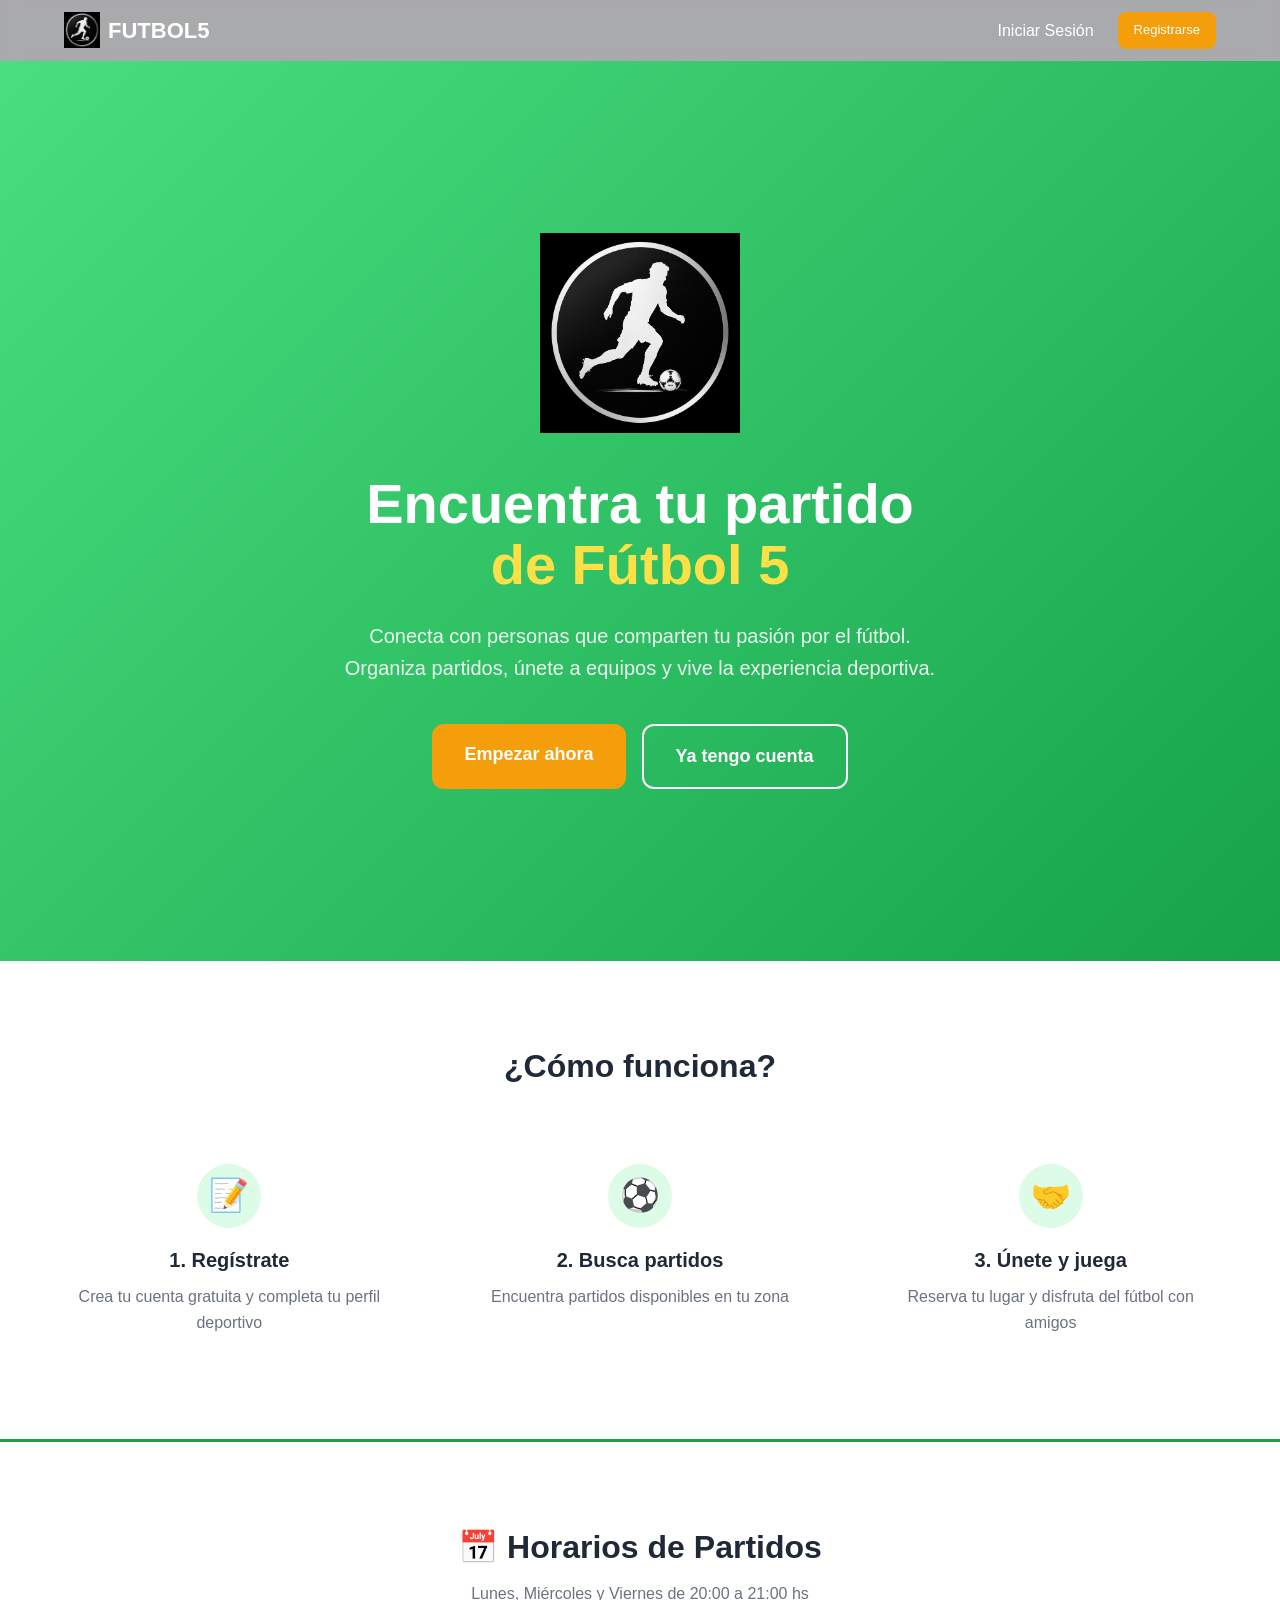
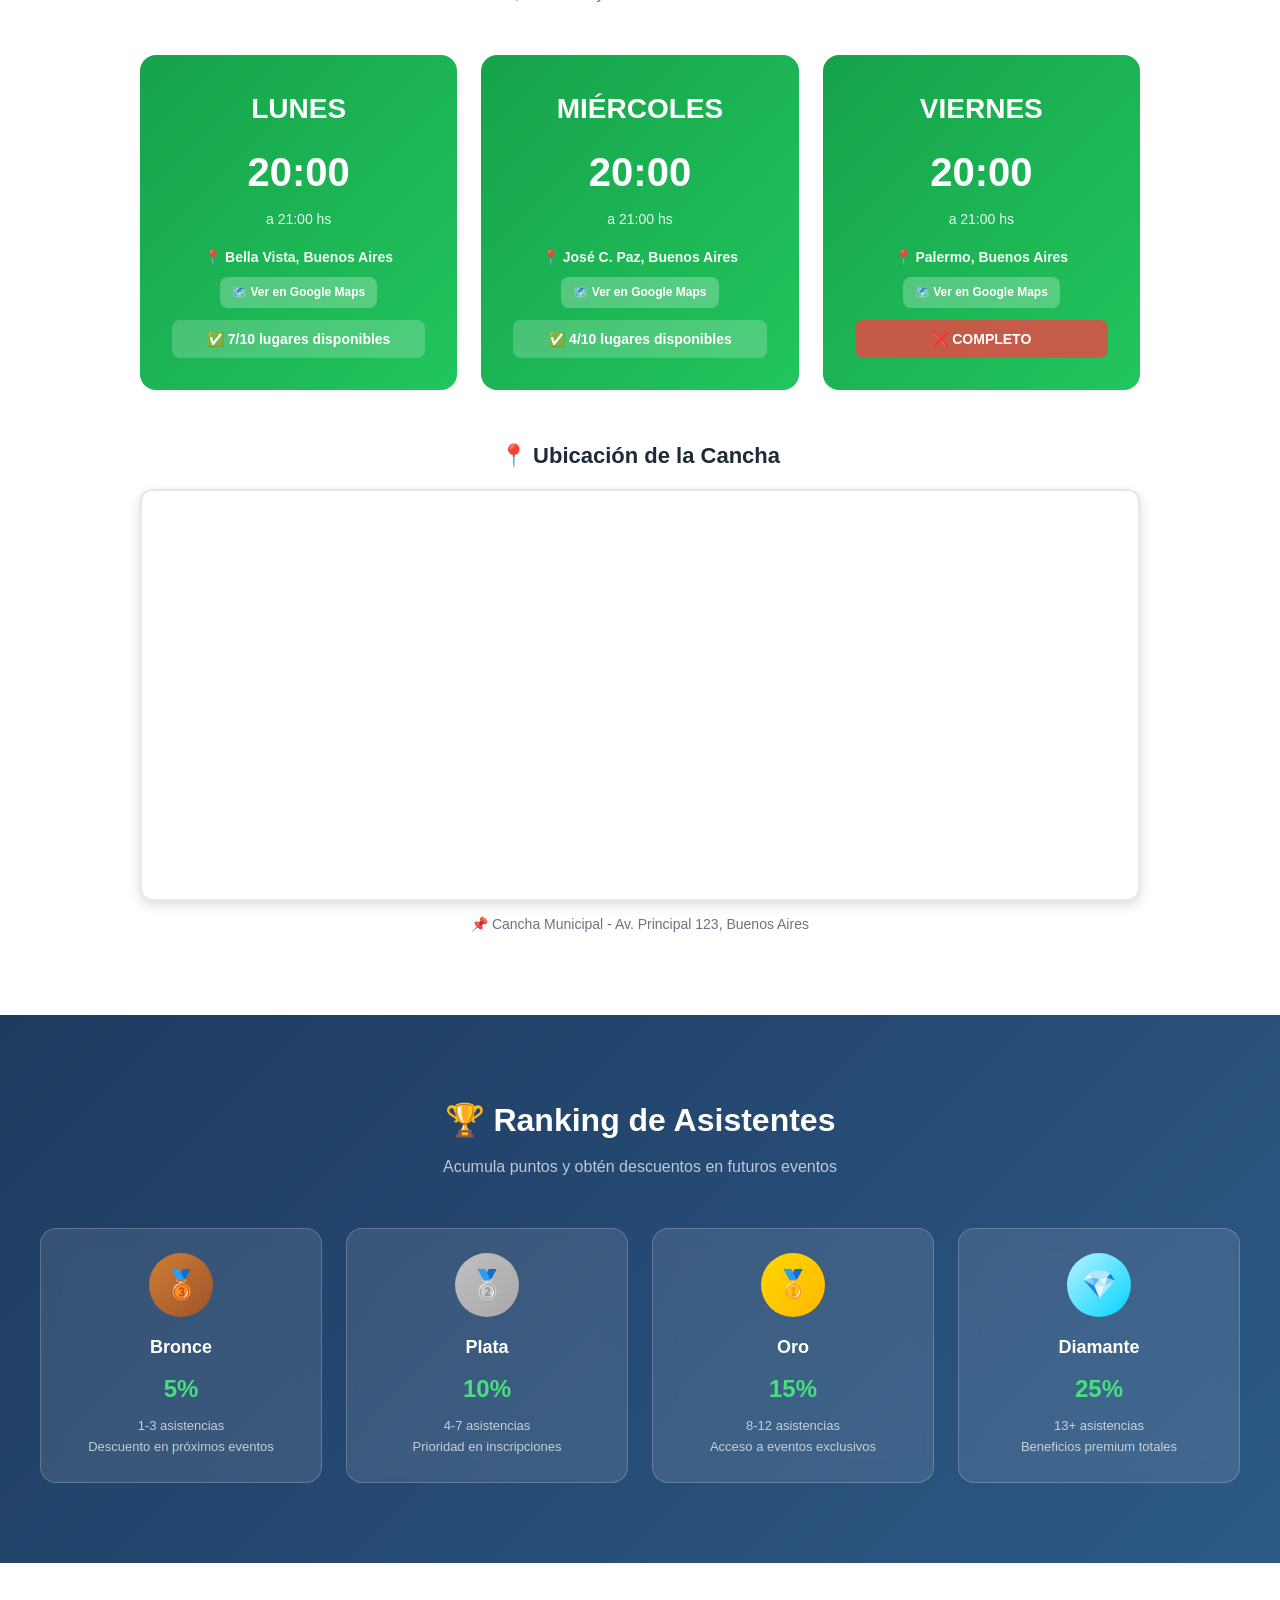
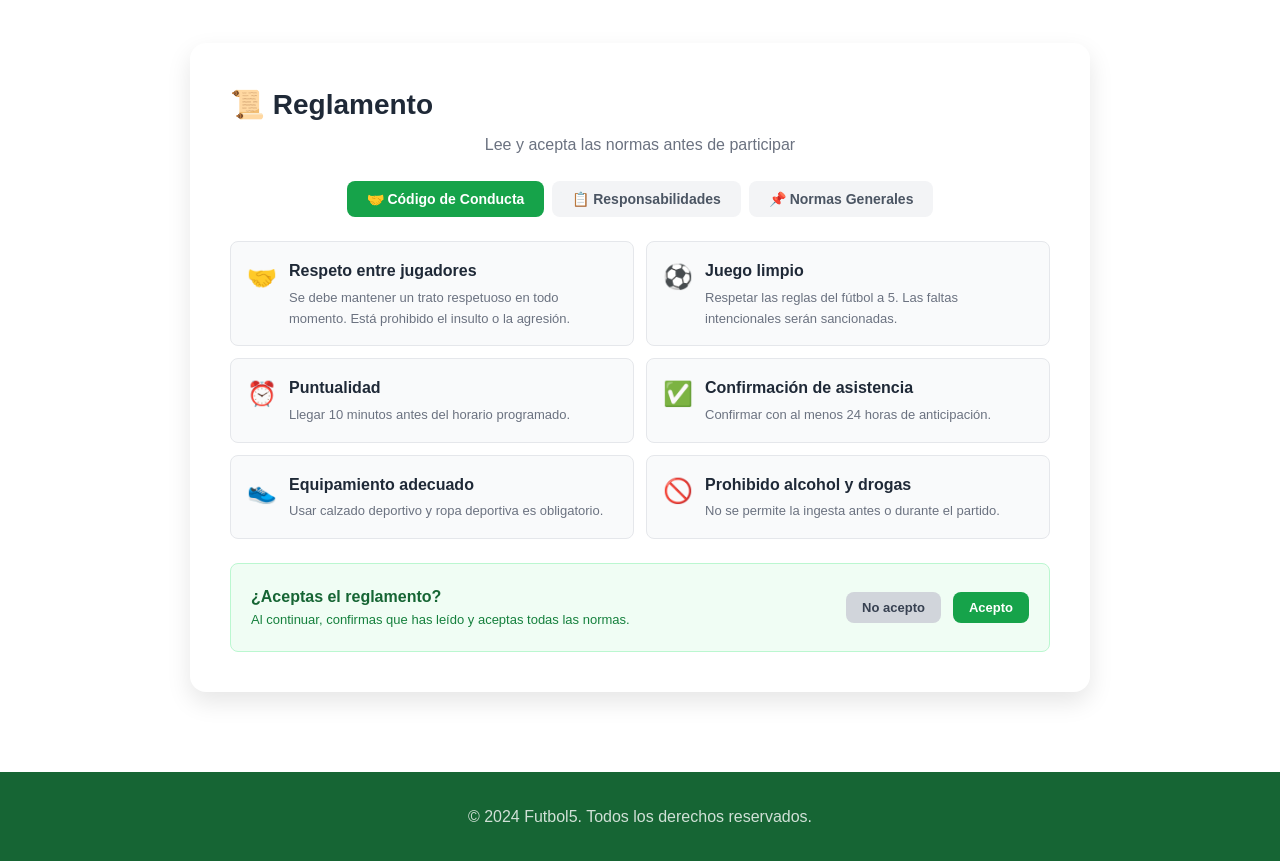
<file: index.html>
<!DOCTYPE html>
<html lang="es">
<head>
    <meta charset="UTF-8">
    <meta name="viewport" content="width=device-width, initial-scale=1.0">
    <link rel="icon" href="img/logo.png">
    <title>Futbol5 - Encuentra tu partido</title>
    <link rel="stylesheet" href="css/styles.css">
</head>
<body>

<!-- NAVBAR HOME -->
<nav class="navbar navbar-home">
    <div class="container">
        <a href="index.html" class="navbar-brand">
            <img src="img/logo-futbol.png" alt="Futbol5">
            <span>FUTBOL5</span>
        </a>
        <div class="navbar-nav">
            <a href="pages/login.html">Iniciar Sesión</a>
            <a href="pages/register.html" class="btn btn-secondary btn-sm">Registrarse</a>
        </div>
    </div>
</nav>

<!-- HERO -->
<section class="hero">
    <div class="hero-content">
        <div>
            <img src="img/logo-futbol.png" alt="Futbol5 Logo">
            <h1>Encuentra tu partido<br><span>de Fútbol 5</span></h1>
            <p>Conecta con personas que comparten tu pasión por el fútbol. Organiza partidos, únete a equipos y vive la experiencia deportiva.</p>
            <div class="hero-btns">
                <a href="pages/register.html" class="btn btn-secondary btn-lg">Empezar ahora</a>
                <a href="pages/login.html" class="btn btn-outline btn-lg">Ya tengo cuenta</a>
            </div>
        </div>
    </div>
</section>

<!-- FEATURES -->
<section class="features">
    <h2>¿Cómo funciona?</h2>
    <div class="features-grid">
        <div class="feature-card">
            <div class="feature-icon">📝</div>
            <h3>1. Regístrate</h3>
            <p>Crea tu cuenta gratuita y completa tu perfil deportivo</p>
        </div>
        <div class="feature-card">
            <div class="feature-icon">⚽</div>
            <h3>2. Busca partidos</h3>
            <p>Encuentra partidos disponibles en tu zona</p>
        </div>
        <div class="feature-card">
            <div class="feature-icon">🤝</div>
            <h3>3. Únete y juega</h3>
            <p>Reserva tu lugar y disfruta del fútbol con amigos</p>
        </div>
    </div>
</section>

<!-- SCHEDULE -->
<section class="schedule">
    <h2>📅 Horarios de Partidos</h2>
    <p class="subtitle">Lunes, Miércoles y Viernes de 20:00 a 21:00 hs</p>
    <div class="schedule-grid">
        <div class="schedule-card">
            <div class="day">LUNES</div>
            <div class="time">20:00</div>
            <div class="time-sub">a 21:00 hs</div>
            <div class="city">📍 Bella Vista, Buenos Aires</div>
            <a href="https://www.google.com/maps/search/?api=1&query=Cancha+Futbol5+Bella+Vista+Buenos+Aires" target="_blank" class="map-link">🗺️ Ver en Google Maps</a>
            <div class="spots">✅ 7/10 lugares disponibles</div>
        </div>
        <div class="schedule-card">
            <div class="day">MIÉRCOLES</div>
            <div class="time">20:00</div>
            <div class="time-sub">a 21:00 hs</div>
            <div class="city">📍 José C. Paz, Buenos Aires</div>
            <a href="https://www.google.com/maps/search/?api=1&query=Cancha+Futbol5+Jose+C+Paz+Buenos+Aires" target="_blank" class="map-link">🗺️ Ver en Google Maps</a>
            <div class="spots">✅ 4/10 lugares disponibles</div>
        </div>
        <div class="schedule-card">
            <div class="day">VIERNES</div>
            <div class="time">20:00</div>
            <div class="time-sub">a 21:00 hs</div>
            <div class="city">📍 Palermo, Buenos Aires</div>
            <a href="https://www.google.com/maps/search/?api=1&query=Cancha+Futbol5+Palermo+Buenos+Aires" target="_blank" class="map-link">🗺️ Ver en Google Maps</a>
            <div class="spots full">❌ COMPLETO</div>
        </div>
    </div>

    <!-- MAPA -->
    <div style="max-width:1000px; margin:48px auto 0;">
        <h3 style="text-align:center; font-size:22px; font-weight:700; color:var(--gray-800); margin-bottom:16px;">📍 Ubicación de la Cancha</h3>
        <div style="border-radius:12px; overflow:hidden; box-shadow:0 4px 12px rgba(0,0,0,0.15); border:2px solid var(--gray-200);">
            <iframe 
                src="https://www.google.com/maps/embed?pb=!1m18!1m12!1m3!1d3283.123456789!2d-58.3816!3d-34.6037!2m3!1f0!2f0!3f0!3m2!1i1024!2i768!4f13.1!3m3!1m2!1s0x0%3A0x0!2zMzTCsDM2JzEzLjMiUyA1OMKwMjMnNTMuOCJX!5e0!3m2!1ses!2sar!4v1234567890"
                width="100%" 
                height="400" 
                style="border:0;" 
                allowfullscreen="" 
                loading="lazy" 
                referrerpolicy="no-referrer-when-downgrade">
            </iframe>
        </div>
        <p style="text-align:center; color:var(--gray-500); margin-top:12px; font-size:14px;">
            📌 Cancha Municipal - Av. Principal 123, Buenos Aires
        </p>
    </div>
</section>

<!-- RANKING -->
<section class="ranking">
    <h2>🏆 Ranking de Asistentes</h2>
    <p class="subtitle">Acumula puntos y obtén descuentos en futuros eventos</p>
    <div class="ranking-grid">
        <div class="rank-card rank-bronce">
            <div class="rank-badge">🥉</div>
            <h3>Bronce</h3>
            <div class="discount">5%</div>
            <div class="desc">1-3 asistencias<br>Descuento en próximos eventos</div>
        </div>
        <div class="rank-card rank-plata">
            <div class="rank-badge">🥈</div>
            <h3>Plata</h3>
            <div class="discount">10%</div>
            <div class="desc">4-7 asistencias<br>Prioridad en inscripciones</div>
        </div>
        <div class="rank-card rank-oro">
            <div class="rank-badge">🥇</div>
            <h3>Oro</h3>
            <div class="discount">15%</div>
            <div class="desc">8-12 asistencias<br>Acceso a eventos exclusivos</div>
        </div>
        <div class="rank-card rank-diamante">
            <div class="rank-badge">💎</div>
            <h3>Diamante</h3>
            <div class="discount">25%</div>
            <div class="desc">13+ asistencias<br>Beneficios premium totales</div>
        </div>
    </div>
</section>

<!-- REGLAMENTO -->
<section class="regulations">
    <div class="reg-card">
        <h2>📜 Reglamento</h2>
        <p class="subtitle">Lee y acepta las normas antes de participar</p>

        <div class="reg-tabs">
            <button class="reg-tab active" onclick="showReg('conducta', this)">🤝 Código de Conducta</button>
            <button class="reg-tab" onclick="showReg('responsabilidades', this)">📋 Responsabilidades</button>
            <button class="reg-tab" onclick="showReg('general', this)">📌 Normas Generales</button>
        </div>

        <div id="reg-conducta">
            <div class="reg-rules">
                <div class="reg-rule">
                    <div class="icon">🤝</div>
                    <div>
                        <h4>Respeto entre jugadores</h4>
                        <p>Se debe mantener un trato respetuoso en todo momento. Está prohibido el insulto o la agresión.</p>
                    </div>
                </div>
                <div class="reg-rule">
                    <div class="icon">⚽</div>
                    <div>
                        <h4>Juego limpio</h4>
                        <p>Respetar las reglas del fútbol a 5. Las faltas intencionales serán sancionadas.</p>
                    </div>
                </div>
                <div class="reg-rule">
                    <div class="icon">⏰</div>
                    <div>
                        <h4>Puntualidad</h4>
                        <p>Llegar 10 minutos antes del horario programado.</p>
                    </div>
                </div>
                <div class="reg-rule">
                    <div class="icon">✅</div>
                    <div>
                        <h4>Confirmación de asistencia</h4>
                        <p>Confirmar con al menos 24 horas de anticipación.</p>
                    </div>
                </div>
                <div class="reg-rule">
                    <div class="icon">👟</div>
                    <div>
                        <h4>Equipamiento adecuado</h4>
                        <p>Usar calzado deportivo y ropa deportiva es obligatorio.</p>
                    </div>
                </div>
                <div class="reg-rule">
                    <div class="icon">🚫</div>
                    <div>
                        <h4>Prohibido alcohol y drogas</h4>
                        <p>No se permite la ingesta antes o durante el partido.</p>
                    </div>
                </div>
            </div>
        </div>

        <div id="reg-responsabilidades" style="display:none;">
            <div class="reg-rules">
                <div class="reg-rule">
                    <div class="icon">📋</div>
                    <div>
                        <h4>Organización del evento</h4>
                        <p>Coordinar partidos, confirmar cancha y horarios.</p>
                    </div>
                </div>
                <div class="reg-rule">
                    <div class="icon">👥</div>
                    <div>
                        <h4>Gestión de jugadores</h4>
                        <p>Administrar inscripciones y confirmar asistencia.</p>
                    </div>
                </div>
                <div class="reg-rule">
                    <div class="icon">🛡️</div>
                    <div>
                        <h4>Seguridad</h4>
                        <p>Velar por la seguridad de todos los participantes.</p>
                    </div>
                </div>
                <div class="reg-rule">
                    <div class="icon">⚖️</div>
                    <div>
                        <h4>Resolución de conflictos</h4>
                        <p>Mediar en disputas y tomar decisiones necesarias.</p>
                    </div>
                </div>
                <div class="reg-rule">
                    <div class="icon">🚪</div>
                    <div>
                        <h4>Derecho de admisión</h4>
                        <p>Se reserva el derecho de admisión y permanencia.</p>
                    </div>
                </div>
                <div class="reg-rule">
                    <div class="icon">📢</div>
                    <div>
                        <h4>Comunicación</h4>
                        <p>Mantener informados a los jugadores sobre novedades.</p>
                    </div>
                </div>
            </div>
            <div class="reg-warning">
                <h4>⚠️ Derecho de Admisión</h4>
                <p>El organizador se reserva el derecho de admisión y permanencia en el evento. Podrá solicitar la salida de cualquier persona que:</p>
                <ul>
                    <li>Incumpla el código de conducta</li>
                    <li>Ponga en riesgo la integridad de otros</li>
                    <li>Presente conductas antideportivas</li>
                    <li>No respete las decisiones del organizador</li>
                    <li>Genere conflictos o disturbios</li>
                </ul>
            </div>
        </div>

        <div id="reg-general" style="display:none;">
            <div class="reg-rules">
                <div class="reg-rule">
                    <div class="icon">📅</div>
                    <div>
                        <h4>Horarios establecidos</h4>
                        <p>Lunes, miércoles y viernes de 20:00 a 21:00 hs.</p>
                    </div>
                </div>
                <div class="reg-rule">
                    <div class="icon">👥</div>
                    <div>
                        <h4>Cantidad de jugadores</h4>
                        <p>Limitado a 10 jugadores (5 vs 5).</p>
                    </div>
                </div>
                <div class="reg-rule">
                    <div class="icon">🏆</div>
                    <div>
                        <h4>Sistema de ranking</h4>
                        <p>Acumula puntos y obtén descuentos.</p>
                    </div>
                </div>
                <div class="reg-rule">
                    <div class="icon">❌</div>
                    <div>
                        <h4>Cancelaciones</h4>
                        <p>Con al menos 24 horas de anticipación.</p>
                    </div>
                </div>
                <div class="reg-rule">
                    <div class="icon">💪</div>
                    <div>
                        <h4>Responsabilidad personal</h4>
                        <p>Cada jugador es responsable de su seguridad.</p>
                    </div>
                </div>
                <div class="reg-rule">
                    <div class="icon">🎒</div>
                    <div>
                        <h4>Propiedad</h4>
                        <p>La organización no se hace responsable por pertenencias.</p>
                    </div>
                </div>
            </div>
        </div>

        <div class="reg-accept">
            <div>
                <h4>¿Aceptas el reglamento?</h4>
                <p>Al continuar, confirmas que has leído y aceptas todas las normas.</p>
            </div>
            <div class="reg-accept-btns">
                <button class="btn btn-sm" style="background:var(--gray-300);color:var(--gray-700);">No acepto</button>
                <button class="btn btn-sm btn-primary">Acepto</button>
            </div>
        </div>
    </div>
</section>

<!-- FOOTER -->
<footer class="footer">
    <p>© 2024 Futbol5. Todos los derechos reservados.</p>
</footer>

<script>
function showReg(tab, btn) {
    document.querySelectorAll('.reg-tab').forEach(t => t.classList.remove('active'));
    btn.classList.add('active');
    document.getElementById('reg-conducta').style.display = 'none';
    document.getElementById('reg-responsabilidades').style.display = 'none';
    document.getElementById('reg-general').style.display = 'none';
    document.getElementById('reg-' + tab).style.display = 'block';
}
</script>

</body>
</html>
</file>
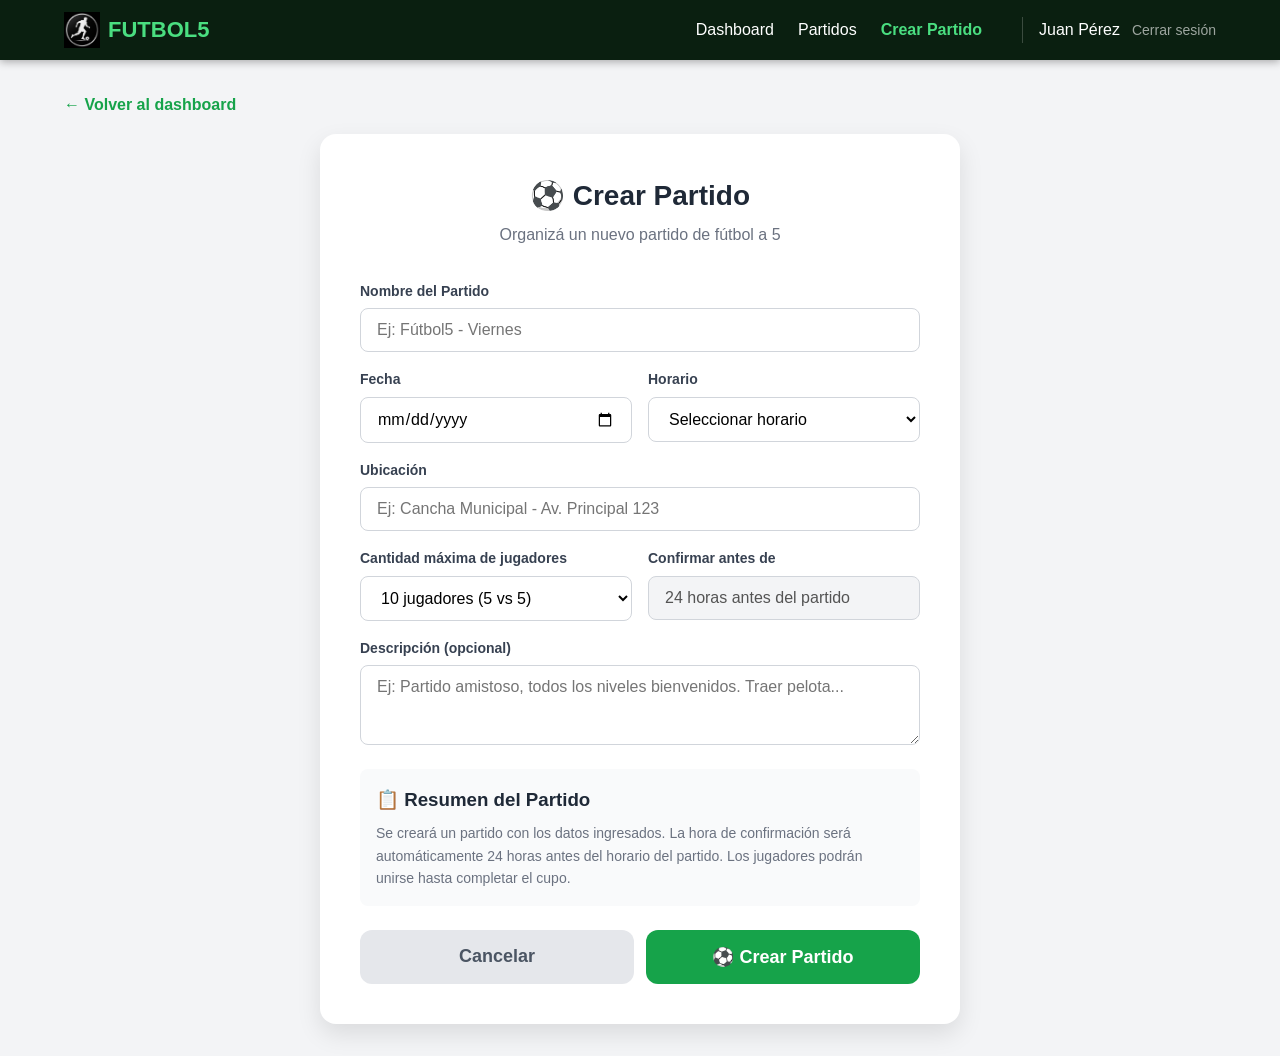
<file: pages/create-match.html>
<!DOCTYPE html>
<html lang="es">
<head>
    <meta charset="UTF-8">
    <meta name="viewport" content="width=device-width, initial-scale=1.0">
    <link rel="icon" href="../img/logo.png">
    <title>Crear Partido - Futbol5</title>
    <link rel="stylesheet" href="../css/styles.css">
</head>
<body>

<!-- NAVBAR -->
<nav class="navbar">
    <div class="container">
        <a href="dashboard.html" class="navbar-brand">
            <img src="../img/logo.png" alt="Futbol5">
            <span>FUTBOL5</span>
        </a>
        <div class="navbar-nav">
            <a href="dashboard.html">Dashboard</a>
            <a href="matches.html">Partidos</a>
            <a href="create-match.html" class="active">Crear Partido</a>
            <div class="navbar-user">
                <span>Juan Pérez</span>
                <button class="btn-logout">Cerrar sesión</button>
            </div>
        </div>
    </div>
</nav>

<!-- CONTENT -->
<div class="dashboard-content">
    <a href="dashboard.html" class="back-btn">← Volver al dashboard</a>

    <div class="create-card">
        <h1>⚽ Crear Partido</h1>
        <p class="subtitle">Organizá un nuevo partido de fútbol a 5</p>

        <form>
            <div class="form-group">
                <label>Nombre del Partido</label>
                <input type="text" placeholder="Ej: Fútbol5 - Viernes" required>
            </div>

            <div class="form-row">
                <div class="form-group">
                    <label>Fecha</label>
                    <input type="date" required>
                </div>
                <div class="form-group">
                    <label>Horario</label>
                    <select required>
                        <option value="">Seleccionar horario</option>
                        <option>20:00 - 21:00</option>
                        <option>18:00 - 19:00</option>
                        <option>19:00 - 20:00</option>
                        <option>21:00 - 22:00</option>
                    </select>
                </div>
            </div>

            <div class="form-group">
                <label>Ubicación</label>
                <input type="text" placeholder="Ej: Cancha Municipal - Av. Principal 123" required>
            </div>

            <div class="form-row">
                <div class="form-group">
                    <label>Cantidad máxima de jugadores</label>
                    <select required>
                        <option value="10">10 jugadores (5 vs 5)</option>
                        <option value="8">8 jugadores (4 vs 4)</option>
                        <option value="12">12 jugadores (6 vs 6)</option>
                        <option value="14">14 jugadores (7 vs 7)</option>
                    </select>
                </div>
                <div class="form-group">
                    <label>Confirmar antes de</label>
                    <input type="text" value="24 horas antes del partido" disabled style="background:var(--gray-100);">
                </div>
            </div>

            <div class="form-group">
                <label>Descripción (opcional)</label>
                <textarea rows="3" placeholder="Ej: Partido amistoso, todos los niveles bienvenidos. Traer pelota..."></textarea>
            </div>

            <div class="create-summary">
                <h3>📋 Resumen del Partido</h3>
                <p>Se creará un partido con los datos ingresados. La hora de confirmación será automáticamente 24 horas antes del horario del partido. Los jugadores podrán unirse hasta completar el cupo.</p>
            </div>

            <div class="btn-group">
                <button type="button" class="btn btn-lg" style="background:var(--gray-200);color:var(--gray-600);">Cancelar</button>
                <button type="submit" class="btn btn-primary btn-lg">⚽ Crear Partido</button>
            </div>
        </form>
    </div>
</div>

</body>
</html>
</file>
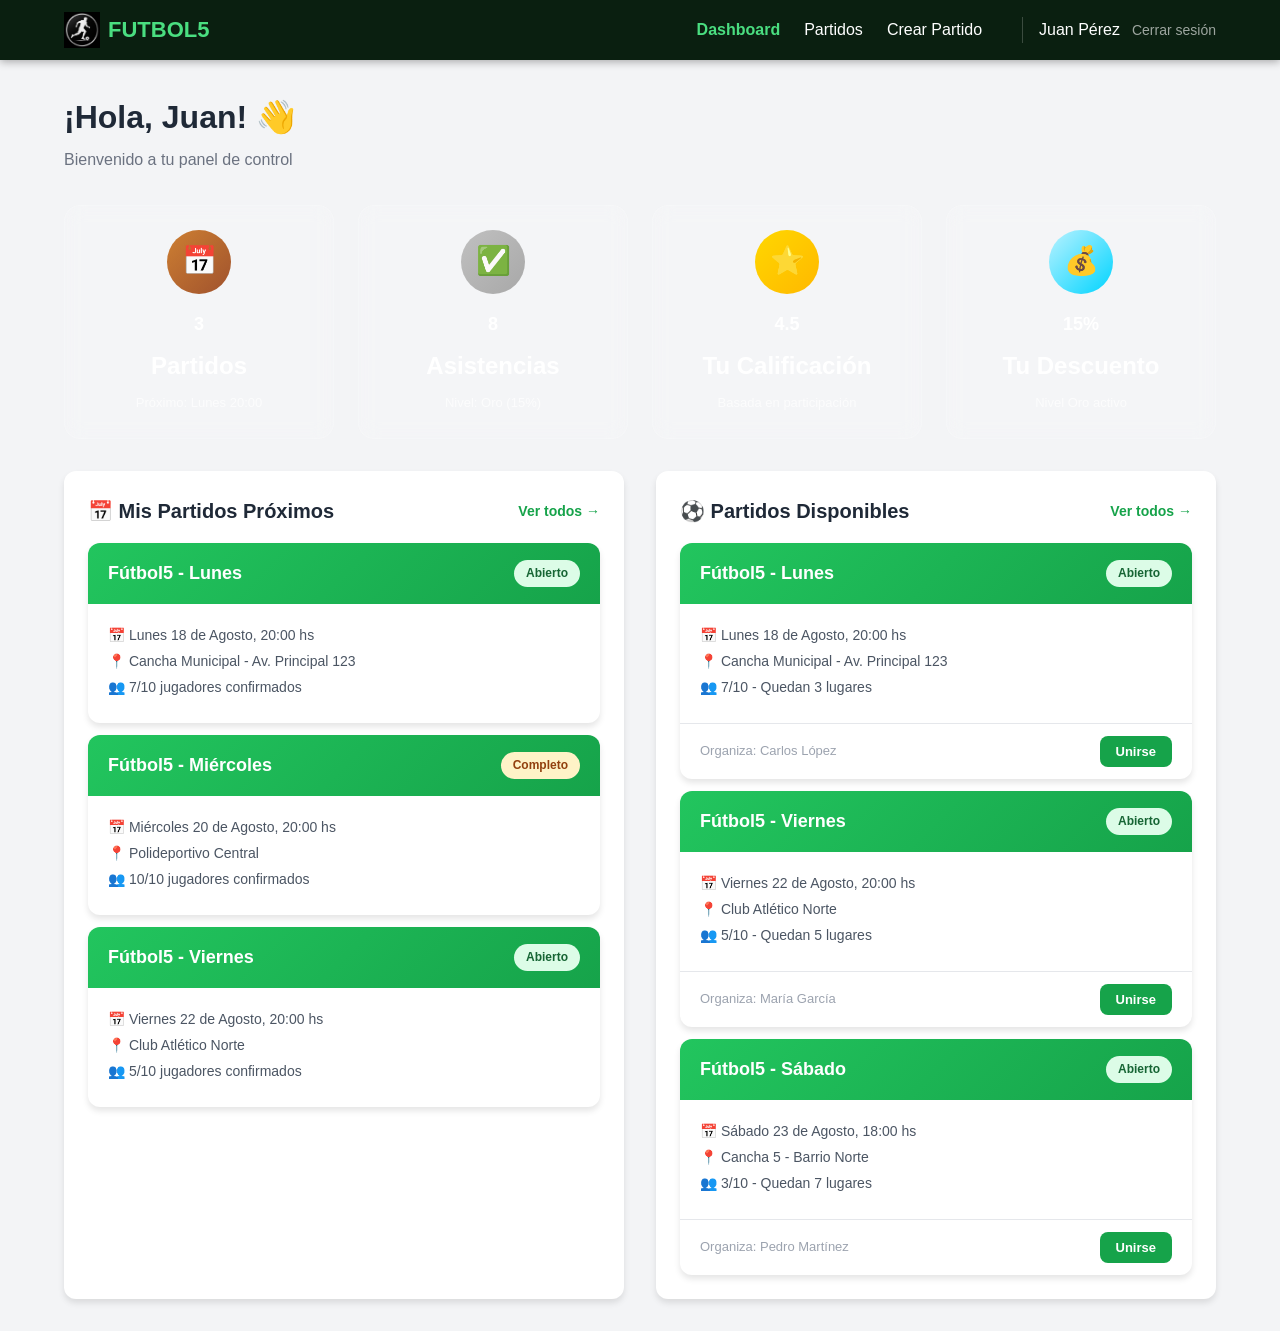
<file: pages/dashboard.html>
<!DOCTYPE html>
<html lang="es">
<head>
    <meta charset="UTF-8">
    <meta name="viewport" content="width=device-width, initial-scale=1.0">
    <link rel="icon" href="../img/logo.png">
    <title>Dashboard - Futbol5</title>
    <link rel="stylesheet" href="../css/styles.css">
</head>
<body>

<!-- NAVBAR -->
<nav class="navbar">
    <div class="container">
        <a href="dashboard.html" class="navbar-brand">
            <img src="../img/logo.png" alt="Futbol5">
            <span>FUTBOL5</span>
        </a>
        <div class="navbar-nav">
            <a href="dashboard.html" class="active">Dashboard</a>
            <a href="matches.html">Partidos</a>
            <a href="create-match.html">Crear Partido</a>
            <div class="navbar-user">
                <span>Juan Pérez</span>
                <button class="btn-logout">Cerrar sesión</button>
            </div>
        </div>
    </div>
</nav>

<!-- DASHBOARD -->
<div class="dashboard-content">
    <h1>¡Hola, Juan! 👋</h1>
    <p class="subtitle">Bienvenido a tu panel de control</p>

    <!-- STATS -->
    <div class="ranking-grid" style="margin-bottom:32px;">
        <div class="rank-card rank-bronce">
            <div class="rank-badge">📅</div>
            <h3>3</h3>
            <div class="discount" style="color:var(--white);">Partidos</div>
            <div class="desc">Próximo: Lunes 20:00</div>
        </div>
        <div class="rank-card rank-plata">
            <div class="rank-badge">✅</div>
            <h3>8</h3>
            <div class="discount" style="color:var(--white);">Asistencias</div>
            <div class="desc">Nivel: Oro (15%)</div>
        </div>
        <div class="rank-card rank-oro">
            <div class="rank-badge">⭐</div>
            <h3>4.5</h3>
            <div class="discount" style="color:var(--white);">Tu Calificación</div>
            <div class="desc">Basada en participación</div>
        </div>
        <div class="rank-card rank-diamante">
            <div class="rank-badge">💰</div>
            <h3>15%</h3>
            <div class="discount" style="color:var(--white);">Tu Descuento</div>
            <div class="desc">Nivel Oro activo</div>
        </div>
    </div>

    <div class="dashboard-grid">
        <!-- MIS PARTIDOS -->
        <div class="dash-card">
            <div class="dash-card-header">
                <h2>📅 Mis Partidos Próximos</h2>
                <a href="matches.html">Ver todos →</a>
            </div>

            <div class="match-card" style="margin-bottom:12px;">
                <div class="match-card-header">
                    <h3>Fútbol5 - Lunes</h3>
                    <span class="badge badge-open">Abierto</span>
                </div>
                <div class="match-card-body">
                    <p>📅 Lunes 18 de Agosto, 20:00 hs</p>
                    <p>📍 Cancha Municipal - Av. Principal 123</p>
                    <p>👥 7/10 jugadores confirmados</p>
                </div>
            </div>

            <div class="match-card" style="margin-bottom:12px;">
                <div class="match-card-header">
                    <h3>Fútbol5 - Miércoles</h3>
                    <span class="badge badge-full">Completo</span>
                </div>
                <div class="match-card-body">
                    <p>📅 Miércoles 20 de Agosto, 20:00 hs</p>
                    <p>📍 Polideportivo Central</p>
                    <p>👥 10/10 jugadores confirmados</p>
                </div>
            </div>

            <div class="match-card">
                <div class="match-card-header">
                    <h3>Fútbol5 - Viernes</h3>
                    <span class="badge badge-open">Abierto</span>
                </div>
                <div class="match-card-body">
                    <p>📅 Viernes 22 de Agosto, 20:00 hs</p>
                    <p>📍 Club Atlético Norte</p>
                    <p>👥 5/10 jugadores confirmados</p>
                </div>
            </div>
        </div>

        <!-- PARTIDOS DISPONIBLES -->
        <div class="dash-card">
            <div class="dash-card-header">
                <h2>⚽ Partidos Disponibles</h2>
                <a href="matches.html">Ver todos →</a>
            </div>

            <div class="match-card" style="margin-bottom:12px;">
                <div class="match-card-header">
                    <h3>Fútbol5 - Lunes</h3>
                    <span class="badge badge-open">Abierto</span>
                </div>
                <div class="match-card-body">
                    <p>📅 Lunes 18 de Agosto, 20:00 hs</p>
                    <p>📍 Cancha Municipal - Av. Principal 123</p>
                    <p>👥 7/10 - Quedan 3 lugares</p>
                </div>
                <div class="match-card-footer">
                    <span class="organizer">Organiza: Carlos López</span>
                    <button class="btn btn-primary btn-sm">Unirse</button>
                </div>
            </div>

            <div class="match-card" style="margin-bottom:12px;">
                <div class="match-card-header">
                    <h3>Fútbol5 - Viernes</h3>
                    <span class="badge badge-open">Abierto</span>
                </div>
                <div class="match-card-body">
                    <p>📅 Viernes 22 de Agosto, 20:00 hs</p>
                    <p>📍 Club Atlético Norte</p>
                    <p>👥 5/10 - Quedan 5 lugares</p>
                </div>
                <div class="match-card-footer">
                    <span class="organizer">Organiza: María García</span>
                    <button class="btn btn-primary btn-sm">Unirse</button>
                </div>
            </div>

            <div class="match-card">
                <div class="match-card-header">
                    <h3>Fútbol5 - Sábado</h3>
                    <span class="badge badge-open">Abierto</span>
                </div>
                <div class="match-card-body">
                    <p>📅 Sábado 23 de Agosto, 18:00 hs</p>
                    <p>📍 Cancha 5 - Barrio Norte</p>
                    <p>👥 3/10 - Quedan 7 lugares</p>
                </div>
                <div class="match-card-footer">
                    <span class="organizer">Organiza: Pedro Martínez</span>
                    <button class="btn btn-primary btn-sm">Unirse</button>
                </div>
            </div>
        </div>
    </div>
</div>

</body>
</html>
</file>
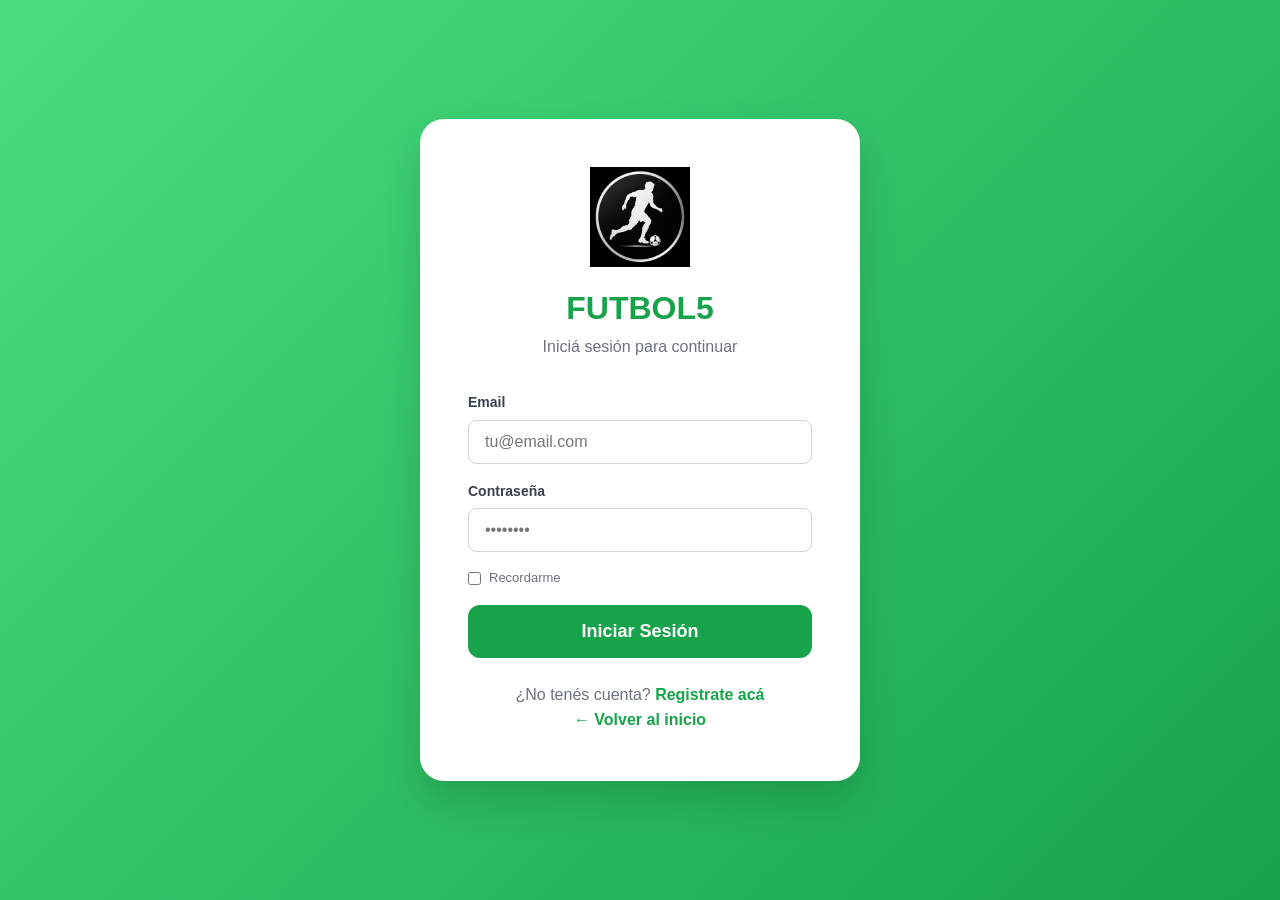
<file: pages/login.html>
<!DOCTYPE html>
<html lang="es">
<head>
    <meta charset="UTF-8">
    <meta name="viewport" content="width=device-width, initial-scale=1.0">
    <link rel="icon" href="../img/logo.png">
    <title>Iniciar Sesión - Futbol5</title>
    <link rel="stylesheet" href="../css/styles.css">
</head>
<body>

<div class="auth">
    <div class="auth-card">
        <div class="auth-logo">
            <img src="../img/logo.png" alt="Futbol5">
            <h1>FUTBOL5</h1>
            <p>Iniciá sesión para continuar</p>
        </div>

        <div class="auth-error" style="display:none;">
            Email o contraseña incorrectos. Intentá de nuevo.
        </div>

        <form>
            <div class="form-group">
                <label>Email</label>
                <input type="email" placeholder="tu@email.com" required>
            </div>

            <div class="form-group">
                <label>Contraseña</label>
                <input type="password" placeholder="••••••••" required>
            </div>

            <div class="auth-check">
                <input type="checkbox" id="remember">
                <label for="remember">Recordarme</label>
            </div>

            <button type="submit" class="btn btn-primary btn-full btn-lg">Iniciar Sesión</button>
        </form>

        <div class="auth-footer">
            <p>¿No tenés cuenta? <a href="register.html">Registrate acá</a></p>
            <p><a href="../index.html">← Volver al inicio</a></p>
        </div>
    </div>
</div>

</body>
</html>
</file>
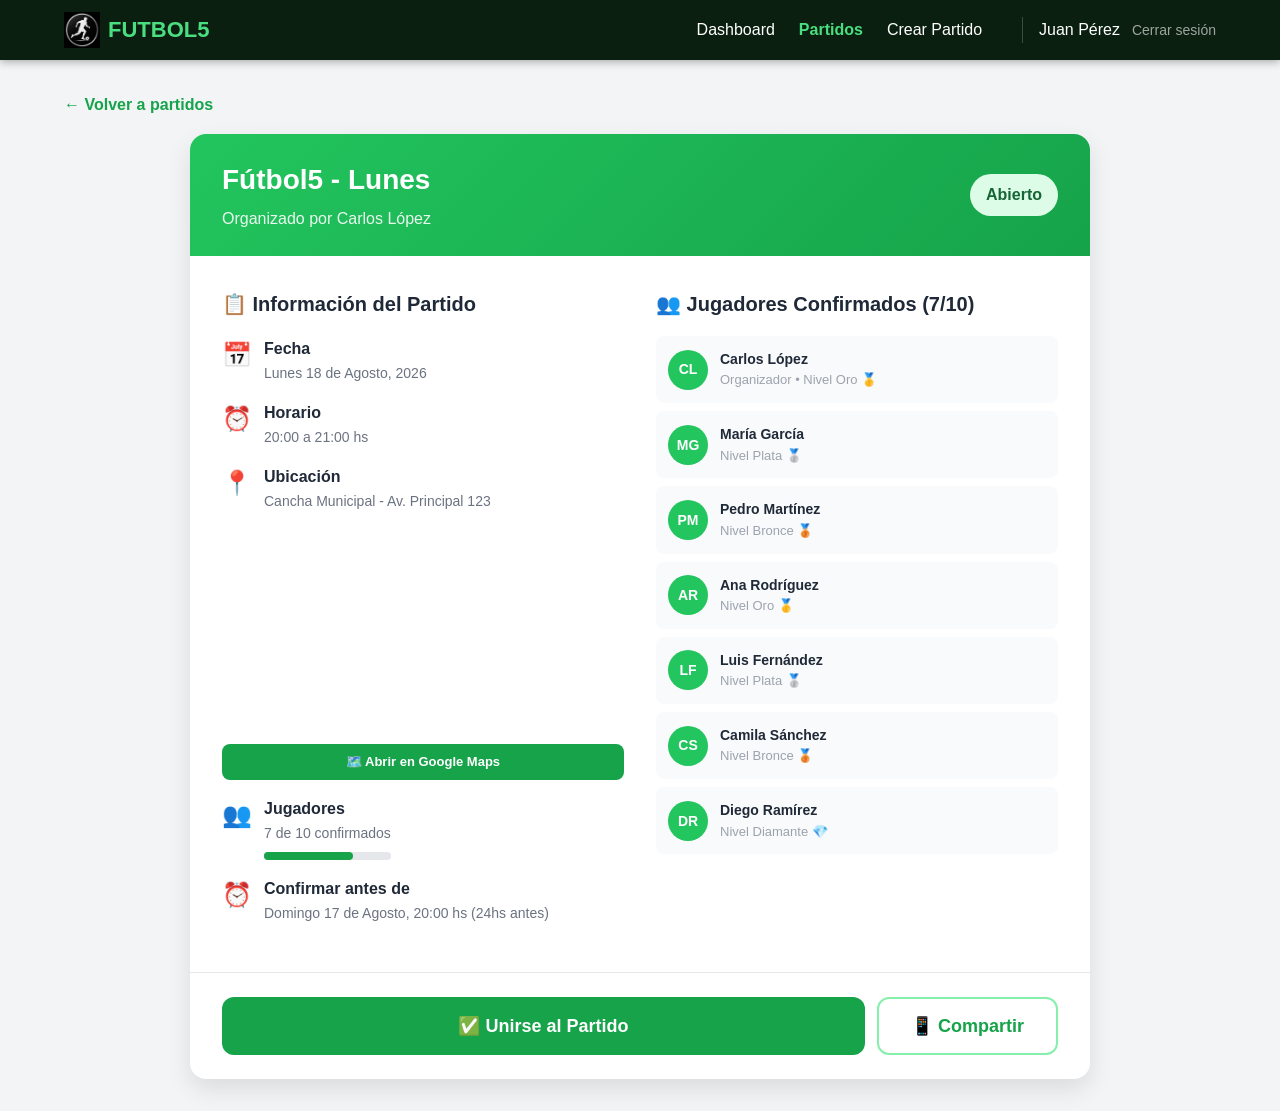
<file: pages/match-detail.html>
<!DOCTYPE html>
<html lang="es">
<head>
    <meta charset="UTF-8">
    <meta name="viewport" content="width=device-width, initial-scale=1.0">
    <link rel="icon" href="../img/logo.png">
    <title>Detalle del Partido - Futbol5</title>
    <link rel="stylesheet" href="../css/styles.css">
</head>
<body>

<!-- NAVBAR -->
<nav class="navbar">
    <div class="container">
        <a href="dashboard.html" class="navbar-brand">
            <img src="../img/logo.png" alt="Futbol5">
            <span>FUTBOL5</span>
        </a>
        <div class="navbar-nav">
            <a href="dashboard.html">Dashboard</a>
            <a href="matches.html" class="active">Partidos</a>
            <a href="create-match.html">Crear Partido</a>
            <div class="navbar-user">
                <span>Juan Pérez</span>
                <button class="btn-logout">Cerrar sesión</button>
            </div>
        </div>
    </div>
</nav>

<!-- CONTENT -->
<div class="dashboard-content">
    <a href="matches.html" class="back-btn">← Volver a partidos</a>

    <div class="detail-card">
        <!-- HEADER -->
        <div class="detail-header">
            <div>
                <h1>Fútbol5 - Lunes</h1>
                <p>Organizado por Carlos López</p>
            </div>
            <span class="badge badge-open" style="font-size:16px; padding:8px 16px;">Abierto</span>
        </div>

        <!-- BODY -->
        <div class="detail-body">
            <!-- INFO -->
            <div class="detail-info">
                <h2>📋 Información del Partido</h2>

                <div class="detail-row">
                    <div class="icon">📅</div>
                    <div>
                        <div class="label">Fecha</div>
                        <div class="value">Lunes 18 de Agosto, 2026</div>
                    </div>
                </div>

                <div class="detail-row">
                    <div class="icon">⏰</div>
                    <div>
                        <div class="label">Horario</div>
                        <div class="value">20:00 a 21:00 hs</div>
                    </div>
                </div>

                <div class="detail-row">
                    <div class="icon">📍</div>
                    <div>
                        <div class="label">Ubicación</div>
                        <div class="value">Cancha Municipal - Av. Principal 123</div>
                    </div>
                </div>

                <!-- MAPA -->
                <div style="margin: 16px 0;">
                    <iframe 
                        src="https://www.google.com/maps/embed?pb=!1m18!1m12!1m3!1d3283.123456789!2d-58.3816!3d-34.6037!2m3!1f0!2f0!3f0!3m2!1i1024!2i768!4f13.1!3m3!1m2!1s0x0%3A0x0!2zMzTCsDM2JzEzLjMiUyA1OMKwMjMnNTMuOCJX!5e0!3m2!1ses!2sar!4v1234567890"
                        width="100%" 
                        height="200" 
                        style="border:0; border-radius:8px;" 
                        allowfullscreen="" 
                        loading="lazy" 
                        referrerpolicy="no-referrer-when-downgrade">
                    </iframe>
                    <a href="https://www.google.com/maps/search/?api=1&query=Cancha+Municipal+Av+Principal+123+Buenos+Aires" target="_blank" class="btn btn-primary btn-sm" style="margin-top:8px; width:100%; text-align:center;">🗺️ Abrir en Google Maps</a>
                </div>

                <div class="detail-row">
                    <div class="icon">👥</div>
                    <div>
                        <div class="label">Jugadores</div>
                        <div class="value">7 de 10 confirmados</div>
                        <div class="progress-bar">
                            <div class="progress-fill" style="width: 70%;"></div>
                        </div>
                    </div>
                </div>

                <div class="detail-row">
                    <div class="icon">⏰</div>
                    <div>
                        <div class="label">Confirmar antes de</div>
                        <div class="value">Domingo 17 de Agosto, 20:00 hs (24hs antes)</div>
                    </div>
                </div>
            </div>

            <!-- JUGADORES -->
            <div class="detail-info">
                <h2>👥 Jugadores Confirmados (7/10)</h2>

                <div class="player-item">
                    <div class="player-avatar">CL</div>
                    <div class="player-info">
                        <div class="name">Carlos López</div>
                        <div class="username">Organizador • Nivel Oro 🥇</div>
                    </div>
                </div>

                <div class="player-item">
                    <div class="player-avatar">MG</div>
                    <div class="player-info">
                        <div class="name">María García</div>
                        <div class="username">Nivel Plata 🥈</div>
                    </div>
                </div>

                <div class="player-item">
                    <div class="player-avatar">PM</div>
                    <div class="player-info">
                        <div class="name">Pedro Martínez</div>
                        <div class="username">Nivel Bronce 🥉</div>
                    </div>
                </div>

                <div class="player-item">
                    <div class="player-avatar">AR</div>
                    <div class="player-info">
                        <div class="name">Ana Rodríguez</div>
                        <div class="username">Nivel Oro 🥇</div>
                    </div>
                </div>

                <div class="player-item">
                    <div class="player-avatar">LF</div>
                    <div class="player-info">
                        <div class="name">Luis Fernández</div>
                        <div class="username">Nivel Plata 🥈</div>
                    </div>
                </div>

                <div class="player-item">
                    <div class="player-avatar">CS</div>
                    <div class="player-info">
                        <div class="name">Camila Sánchez</div>
                        <div class="username">Nivel Bronce 🥉</div>
                    </div>
                </div>

                <div class="player-item">
                    <div class="player-avatar">DR</div>
                    <div class="player-info">
                        <div class="name">Diego Ramírez</div>
                        <div class="username">Nivel Diamante 💎</div>
                    </div>
                </div>
            </div>
        </div>

        <!-- ACTIONS -->
        <div class="detail-actions">
            <button class="btn btn-primary btn-lg" style="flex:1;">✅ Unirse al Partido</button>
            <button class="btn btn-outline btn-lg" style="color:var(--green-600);border-color:var(--green-300);">📱 Compartir</button>
        </div>
    </div>
</div>

</body>
</html>
</file>
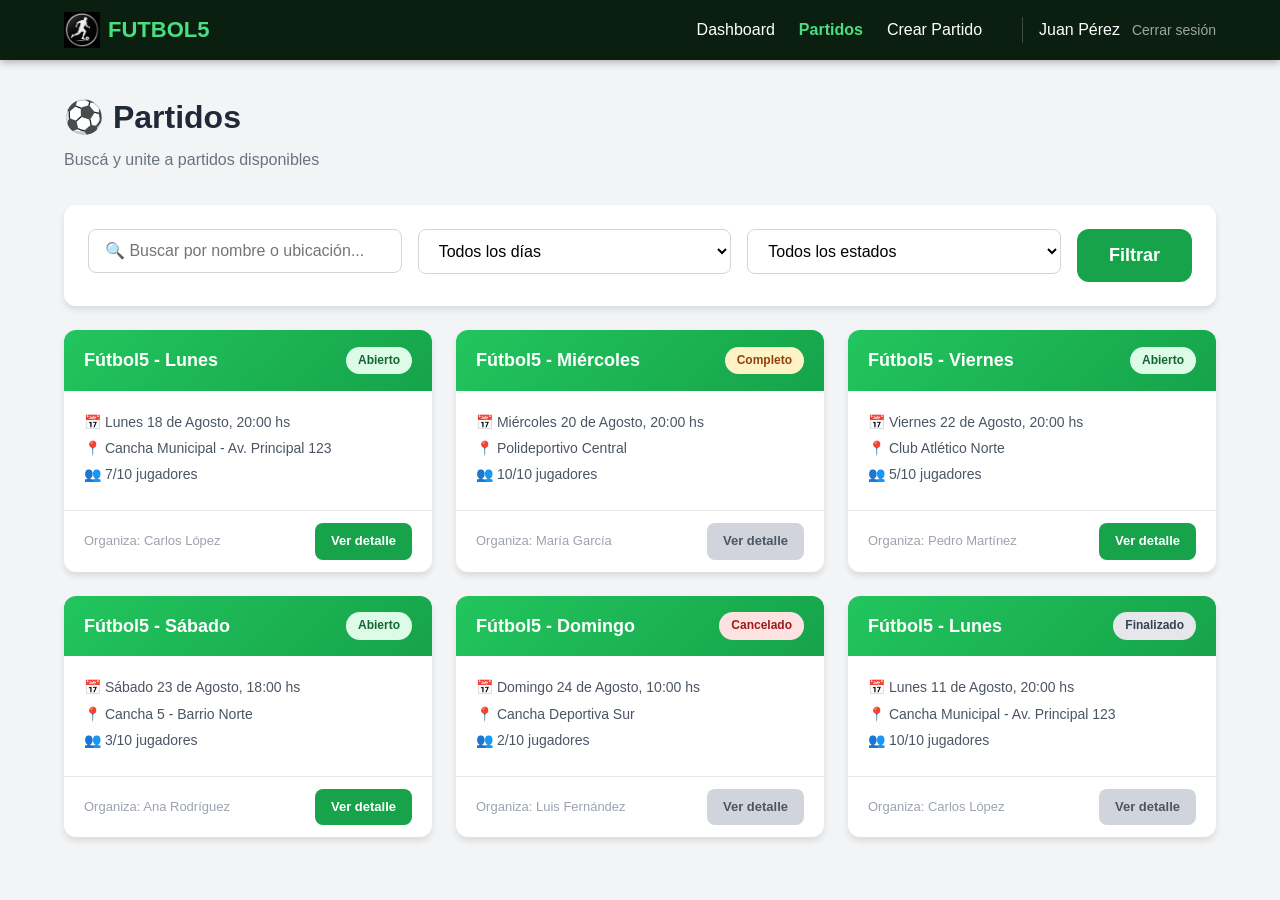
<file: pages/matches.html>
<!DOCTYPE html>
<html lang="es">
<head>
    <meta charset="UTF-8">
    <meta name="viewport" content="width=device-width, initial-scale=1.0">
    <link rel="icon" href="../img/logo.png">
    <title>Partidos - Futbol5</title>
    <link rel="stylesheet" href="../css/styles.css">
</head>
<body>

<!-- NAVBAR -->
<nav class="navbar">
    <div class="container">
        <a href="dashboard.html" class="navbar-brand">
            <img src="../img/logo.png" alt="Futbol5">
            <span>FUTBOL5</span>
        </a>
        <div class="navbar-nav">
            <a href="dashboard.html">Dashboard</a>
            <a href="matches.html" class="active">Partidos</a>
            <a href="create-match.html">Crear Partido</a>
            <div class="navbar-user">
                <span>Juan Pérez</span>
                <button class="btn-logout">Cerrar sesión</button>
            </div>
        </div>
    </div>
</nav>

<!-- CONTENT -->
<div class="dashboard-content">
    <h1>⚽ Partidos</h1>
    <p class="subtitle">Buscá y unite a partidos disponibles</p>

    <!-- FILTROS -->
    <div class="filter-card">
        <div class="form-row" style="grid-template-columns: 1fr 1fr 1fr auto;">
            <div class="form-group" style="margin-bottom:0;">
                <input type="text" placeholder="🔍 Buscar por nombre o ubicación...">
            </div>
            <div class="form-group" style="margin-bottom:0;">
                <select>
                    <option>Todos los días</option>
                    <option>Lunes</option>
                    <option>Miércoles</option>
                    <option>Viernes</option>
                    <option>Otro</option>
                </select>
            </div>
            <div class="form-group" style="margin-bottom:0;">
                <select>
                    <option>Todos los estados</option>
                    <option>Abierto</option>
                    <option>Completo</option>
                    <option>Finalizado</option>
                </select>
            </div>
            <button class="btn btn-primary btn-lg">Filtrar</button>
        </div>
    </div>

    <!-- GRID DE PARTIDOS -->
    <div class="matches-grid">

        <!-- PARTIDO 1 -->
        <div class="match-card">
            <div class="match-card-header">
                <h3>Fútbol5 - Lunes</h3>
                <span class="badge badge-open">Abierto</span>
            </div>
            <div class="match-card-body">
                <p>📅 Lunes 18 de Agosto, 20:00 hs</p>
                <p>📍 Cancha Municipal - Av. Principal 123</p>
                <p>👥 7/10 jugadores</p>
            </div>
            <div class="match-card-footer">
                <span class="organizer">Organiza: Carlos López</span>
                <a href="match-detail.html" class="btn btn-primary btn-sm">Ver detalle</a>
            </div>
        </div>

        <!-- PARTIDO 2 -->
        <div class="match-card">
            <div class="match-card-header">
                <h3>Fútbol5 - Miércoles</h3>
                <span class="badge badge-full">Completo</span>
            </div>
            <div class="match-card-body">
                <p>📅 Miércoles 20 de Agosto, 20:00 hs</p>
                <p>📍 Polideportivo Central</p>
                <p>👥 10/10 jugadores</p>
            </div>
            <div class="match-card-footer">
                <span class="organizer">Organiza: María García</span>
                <a href="match-detail.html" class="btn btn-sm" style="background:var(--gray-300);color:var(--gray-600);">Ver detalle</a>
            </div>
        </div>

        <!-- PARTIDO 3 -->
        <div class="match-card">
            <div class="match-card-header">
                <h3>Fútbol5 - Viernes</h3>
                <span class="badge badge-open">Abierto</span>
            </div>
            <div class="match-card-body">
                <p>📅 Viernes 22 de Agosto, 20:00 hs</p>
                <p>📍 Club Atlético Norte</p>
                <p>👥 5/10 jugadores</p>
            </div>
            <div class="match-card-footer">
                <span class="organizer">Organiza: Pedro Martínez</span>
                <a href="match-detail.html" class="btn btn-primary btn-sm">Ver detalle</a>
            </div>
        </div>

        <!-- PARTIDO 4 -->
        <div class="match-card">
            <div class="match-card-header">
                <h3>Fútbol5 - Sábado</h3>
                <span class="badge badge-open">Abierto</span>
            </div>
            <div class="match-card-body">
                <p>📅 Sábado 23 de Agosto, 18:00 hs</p>
                <p>📍 Cancha 5 - Barrio Norte</p>
                <p>👥 3/10 jugadores</p>
            </div>
            <div class="match-card-footer">
                <span class="organizer">Organiza: Ana Rodríguez</span>
                <a href="match-detail.html" class="btn btn-primary btn-sm">Ver detalle</a>
            </div>
        </div>

        <!-- PARTIDO 5 -->
        <div class="match-card">
            <div class="match-card-header">
                <h3>Fútbol5 - Domingo</h3>
                <span class="badge badge-cancelled">Cancelado</span>
            </div>
            <div class="match-card-body">
                <p>📅 Domingo 24 de Agosto, 10:00 hs</p>
                <p>📍 Cancha Deportiva Sur</p>
                <p>👥 2/10 jugadores</p>
            </div>
            <div class="match-card-footer">
                <span class="organizer">Organiza: Luis Fernández</span>
                <a href="match-detail.html" class="btn btn-sm" style="background:var(--gray-300);color:var(--gray-600);">Ver detalle</a>
            </div>
        </div>

        <!-- PARTIDO 6 -->
        <div class="match-card">
            <div class="match-card-header">
                <h3>Fútbol5 - Lunes</h3>
                <span class="badge badge-completed">Finalizado</span>
            </div>
            <div class="match-card-body">
                <p>📅 Lunes 11 de Agosto, 20:00 hs</p>
                <p>📍 Cancha Municipal - Av. Principal 123</p>
                <p>👥 10/10 jugadores</p>
            </div>
            <div class="match-card-footer">
                <span class="organizer">Organiza: Carlos López</span>
                <a href="match-detail.html" class="btn btn-sm" style="background:var(--gray-300);color:var(--gray-600);">Ver detalle</a>
            </div>
        </div>

    </div>
</div>

</body>
</html>
</file>
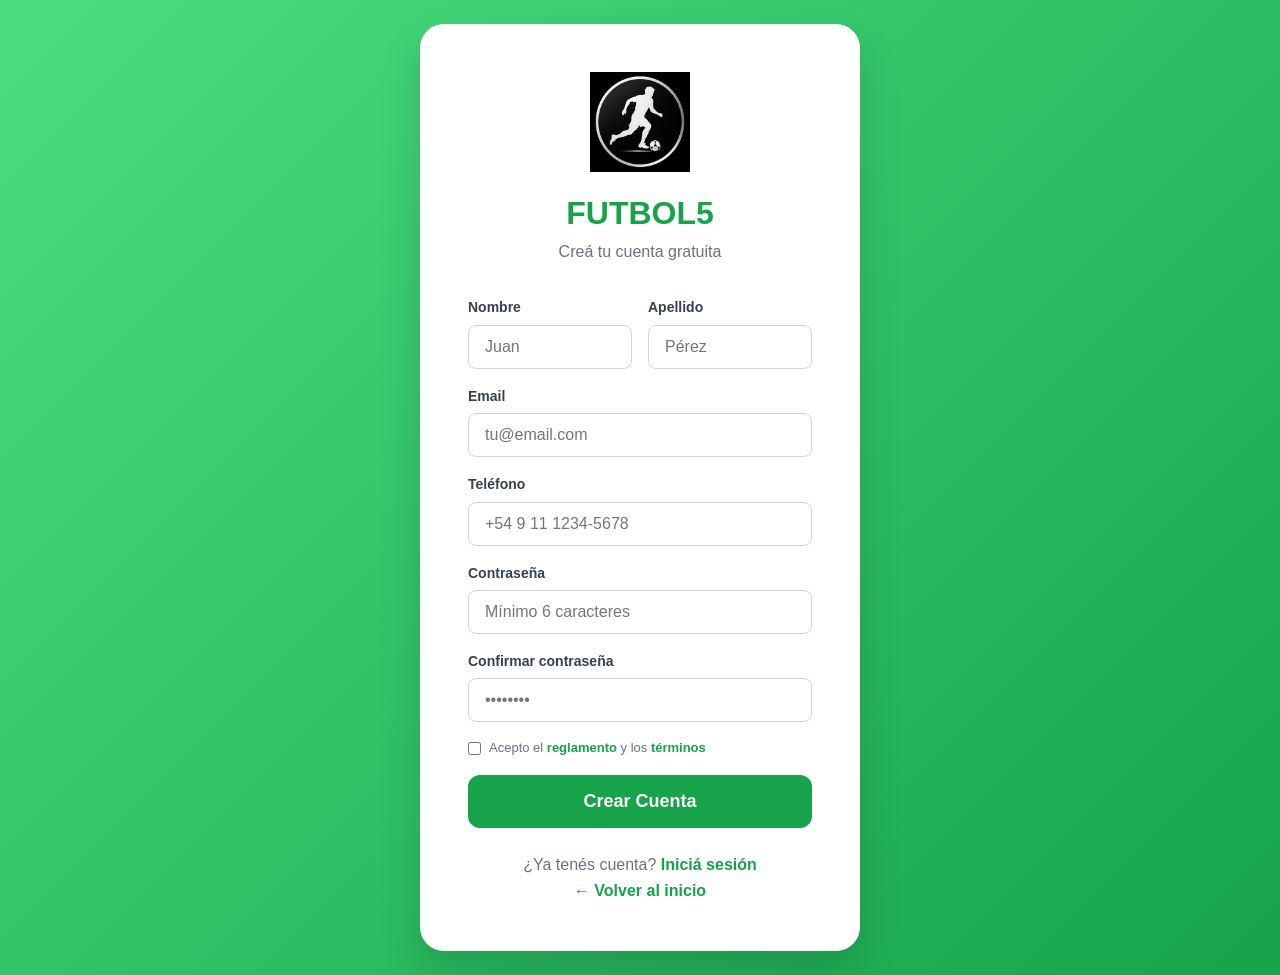
<file: pages/register.html>
<!DOCTYPE html>
<html lang="es">
<head>
    <meta charset="UTF-8">
    <meta name="viewport" content="width=device-width, initial-scale=1.0">
    <link rel="icon" href="../img/logo-futbol.png">
    <title>Registro - Futbol5</title>
    <link rel="stylesheet" href="../css/styles.css">
</head>
<body>

<div class="auth">
    <div class="auth-card">
        <div class="auth-logo">
            <img src="../img/logo-futbol.png" alt="Futbol5">
            <h1>FUTBOL5</h1>
            <p>Creá tu cuenta gratuita</p>
        </div>

        <form>
            <div class="form-row">
                <div class="form-group">
                    <label>Nombre</label>
                    <input type="text" placeholder="Juan" required>
                </div>
                <div class="form-group">
                    <label>Apellido</label>
                    <input type="text" placeholder="Pérez" required>
                </div>
            </div>

            <div class="form-group">
                <label>Email</label>
                <input type="email" placeholder="tu@email.com" required>
            </div>

            <div class="form-group">
                <label>Teléfono</label>
                <input type="tel" placeholder="+54 9 11 1234-5678" required>
            </div>

            <div class="form-group">
                <label>Contraseña</label>
                <input type="password" placeholder="Mínimo 6 caracteres" required>
            </div>

            <div class="form-group">
                <label>Confirmar contraseña</label>
                <input type="password" placeholder="••••••••" required>
            </div>

            <div class="auth-check">
                <input type="checkbox" id="terms" required>
                <label for="terms">Acepto el <a href="#">reglamento</a> y los <a href="#">términos</a></label>
            </div>

            <button type="submit" class="btn btn-primary btn-full btn-lg">Crear Cuenta</button>
        </form>

        <div class="auth-footer">
            <p>¿Ya tenés cuenta? <a href="login.html">Iniciá sesión</a></p>
            <p><a href="../index.html">← Volver al inicio</a></p>
        </div>
    </div>
</div>

</body>
</html>
</file>
<file: css/styles.css>
/* ============================================
   FUTBOL5 - CSS COMPLETO
   ============================================ */

/* RESET */
*, *::before, *::after {
    margin: 0;
    padding: 0;
    box-sizing: border-box;
}

/* VARIABLES */
:root {
    --green-50: #f0fdf4;
    --green-100: #dcfce7;
    --green-200: #bbf7d0;
    --green-300: #86efac;
    --green-400: #4ade80;
    --green-500: #22c55e;
    --green-600: #16a34a;
    --green-700: #15803d;
    --green-800: #166534;
    --green-900: #14532d;
    --gray-50: #f9fafb;
    --gray-100: #f3f4f6;
    --gray-200: #e5e7eb;
    --gray-300: #d1d5db;
    --gray-400: #9ca3af;
    --gray-500: #6b7280;
    --gray-600: #4b5563;
    --gray-700: #374151;
    --gray-800: #1f2937;
    --gray-900: #111827;
    --red-500: #ef4444;
    --red-600: #dc2626;
    --yellow-300: #fde047;
    --yellow-500: #eab308;
    --blue-dark: #1e3a5f;
    --blue-mid: #2d5a87;
    --blue-light: #4a90c4;
    --white: #ffffff;
    --shadow-sm: 0 1px 2px rgba(0,0,0,0.05);
    --shadow: 0 4px 6px rgba(0,0,0,0.1);
    --shadow-lg: 0 10px 25px rgba(0,0,0,0.1);
    --shadow-xl: 0 20px 40px rgba(0,0,0,0.15);
    --radius: 8px;
    --radius-lg: 12px;
    --radius-xl: 16px;
    --radius-2xl: 24px;
    --transition: all 0.3s ease;
}

html {
    scroll-behavior: smooth;
}

body {
    font-family: 'Inter', -apple-system, BlinkMacSystemFont, 'Segoe UI', Roboto, sans-serif;
    background: var(--gray-100);
    color: var(--gray-800);
    line-height: 1.6;
}

a {
    text-decoration: none;
    color: inherit;
    transition: var(--transition);
}

img {
    max-width: 100%;
    height: auto;
}

ul, ol {
    list-style: none;
}

/* ============================================
   UTILIDADES
   ============================================ */
.container {
    max-width: 1200px;
    margin: 0 auto;
    padding: 0 24px;
}

.text-center { text-align: center; }
.text-white { color: var(--white); }
.text-green { color: var(--green-600); }
.text-gray { color: var(--gray-500); }
.text-yellow { color: var(--yellow-300); }

.mb-1 { margin-bottom: 4px; }
.mb-2 { margin-bottom: 8px; }
.mb-3 { margin-bottom: 12px; }
.mb-4 { margin-bottom: 16px; }
.mb-6 { margin-bottom: 24px; }
.mb-8 { margin-bottom: 32px; }

.mt-1 { margin-top: 4px; }
.mt-2 { margin-top: 8px; }
.mt-4 { margin-top: 16px; }
.mt-6 { margin-top: 24px; }
.mt-8 { margin-top: 32px; }

.p-4 { padding: 16px; }
.p-6 { padding: 24px; }
.p-8 { padding: 32px; }

/* ============================================
   BOTONES
   ============================================ */
.btn {
    display: inline-block;
    padding: 12px 24px;
    border-radius: var(--radius);
    font-weight: 600;
    font-size: 14px;
    cursor: pointer;
    border: none;
    transition: var(--transition);
    text-align: center;
    font-family: inherit;
}

.btn:hover {
    transform: translateY(-1px);
    box-shadow: var(--shadow);
}

.btn-primary {
    background: var(--green-600);
    color: var(--white);
}

.btn-primary:hover {
    background: var(--green-700);
}

.btn-secondary {
    background: #f59e0b;
    color: var(--white);
}

.btn-secondary:hover {
    background: #d97706;
}

.btn-outline {
    background: transparent;
    color: var(--white);
    border: 2px solid var(--white);
}

.btn-outline:hover {
    background: rgba(255,255,255,0.1);
}

.btn-danger {
    background: var(--red-500);
    color: var(--white);
}

.btn-danger:hover {
    background: var(--red-600);
}

.btn-warning {
    background: var(--yellow-500);
    color: var(--white);
}

.btn-lg {
    padding: 16px 32px;
    font-size: 18px;
    border-radius: var(--radius-lg);
}

.btn-full {
    width: 100%;
}

.btn-sm {
    padding: 8px 16px;
    font-size: 13px;
}

/* ============================================
   BADGES
   ============================================ */
.badge {
    display: inline-block;
    padding: 4px 12px;
    border-radius: 999px;
    font-size: 12px;
    font-weight: 600;
}

.badge-open {
    background: var(--green-100);
    color: var(--green-800);
}

.badge-full {
    background: #fef3c7;
    color: #92400e;
}

.badge-cancelled {
    background: #fee2e2;
    color: #991b1b;
}

.badge-completed {
    background: var(--gray-200);
    color: var(--gray-700);
}

/* ============================================
   FORMULARIOS
   ============================================ */
.form-group {
    margin-bottom: 16px;
}

.form-group label {
    display: block;
    font-size: 14px;
    font-weight: 600;
    color: var(--gray-700);
    margin-bottom: 6px;
}

.form-group input,
.form-group select,
.form-group textarea {
    width: 100%;
    padding: 12px 16px;
    border: 1px solid var(--gray-300);
    border-radius: var(--radius);
    font-size: 16px;
    font-family: inherit;
    transition: var(--transition);
    background: var(--white);
}

.form-group input:focus,
.form-group select:focus,
.form-group textarea:focus {
    outline: none;
    border-color: var(--green-500);
    box-shadow: 0 0 0 3px rgba(34,197,94,0.1);
}

.form-row {
    display: grid;
    grid-template-columns: 1fr 1fr;
    gap: 16px;
}

/* ============================================
   NAVBAR
   ============================================ */
.navbar {
    background: #0a1f10;
    box-shadow: 0 2px 8px rgba(0,0,0,0.3);
    padding: 12px 0;
    position: sticky;
    top: 0;
    z-index: 100;
}

.navbar .container {
    display: flex;
    justify-content: space-between;
    align-items: center;
}

.navbar-brand {
    display: flex;
    align-items: center;
    gap: 8px;
}

.navbar-brand img {
    width: 36px;
    height: 36px;
}

.navbar-brand span {
    font-size: 22px;
    font-weight: 800;
    color: var(--green-400);
}

.navbar-nav {
    display: flex;
    align-items: center;
    gap: 24px;
}

.navbar-nav a {
    color: var(--white);
    font-weight: 500;
}

.navbar-nav a:hover {
    color: var(--green-400);
}

.navbar-nav a.active {
    color: var(--green-400);
    font-weight: 600;
}

.navbar-user {
    display: flex;
    align-items: center;
    gap: 12px;
    margin-left: 16px;
    padding-left: 16px;
    border-left: 1px solid rgba(255,255,255,0.2);
}

.navbar-user span {
    color: var(--white);
}

.btn-logout {
    background: none;
    border: none;
    color: rgba(255,255,255,0.6);
    cursor: pointer;
    font-size: 14px;
    font-family: inherit;
}

.btn-logout:hover {
    color: var(--red-500);
}

/* HOME NAVBAR */
.navbar-home {
    background: rgba(0,0,0,0.3);
    backdrop-filter: blur(10px);
    box-shadow: none;
}

.navbar-home .navbar-brand span {
    color: var(--white);
}

.navbar-home .navbar-nav a {
    color: var(--white);
}

.navbar-home .navbar-nav a:hover {
    color: var(--green-200);
}

/* ============================================
   HERO
   ============================================ */
.hero {
    background: linear-gradient(135deg, var(--green-400), var(--green-600));
    min-height: 100vh;
    display: flex;
    flex-direction: column;
}

.hero-content {
    flex: 1;
    display: flex;
    align-items: center;
    justify-content: center;
    text-align: center;
    padding: 80px 24px;
}

.hero-content img {
    width: 200px;
    height: 200px;
    margin-bottom: 32px;
}

.hero-content h1 {
    font-size: 56px;
    font-weight: 900;
    color: var(--white);
    line-height: 1.1;
    margin-bottom: 24px;
}

.hero-content h1 span {
    color: var(--yellow-300);
}

.hero-content p {
    font-size: 20px;
    color: rgba(255,255,255,0.9);
    max-width: 600px;
    margin: 0 auto 40px;
}

.hero-btns {
    display: flex;
    gap: 16px;
    justify-content: center;
    flex-wrap: wrap;
}

/* ============================================
   FEATURES
   ============================================ */
.features {
    background: var(--white);
    padding: 80px 24px;
}

.features h2 {
    font-size: 32px;
    font-weight: 800;
    color: var(--gray-800);
    margin-bottom: 48px;
    text-align: center;
}

.features-grid {
    max-width: 1200px;
    margin: 0 auto;
    display: grid;
    grid-template-columns: repeat(3, 1fr);
    gap: 32px;
}

.feature-card {
    text-align: center;
    padding: 24px;
}

.feature-icon {
    width: 64px;
    height: 64px;
    background: var(--green-100);
    border-radius: 50%;
    display: flex;
    align-items: center;
    justify-content: center;
    margin: 0 auto 16px;
    font-size: 32px;
}

.feature-card h3 {
    font-size: 20px;
    font-weight: 700;
    color: var(--gray-800);
    margin-bottom: 8px;
}

.feature-card p {
    color: var(--gray-500);
}

/* ============================================
   SCHEDULE
   ============================================ */
.schedule {
    background: var(--white);
    padding: 80px 24px;
    border-top: 3px solid var(--green-600);
}

.schedule h2 {
    font-size: 32px;
    font-weight: 800;
    color: var(--gray-800);
    margin-bottom: 8px;
    text-align: center;
}

.schedule .subtitle {
    text-align: center;
    color: var(--gray-500);
    margin-bottom: 48px;
}

.schedule-grid {
    max-width: 1000px;
    margin: 0 auto;
    display: grid;
    grid-template-columns: repeat(3, 1fr);
    gap: 24px;
}

.schedule-card {
    background: linear-gradient(135deg, var(--green-600), var(--green-500));
    border-radius: var(--radius-xl);
    padding: 32px;
    color: var(--white);
    text-align: center;
    transition: var(--transition);
}

.schedule-card:hover {
    transform: translateY(-4px);
    box-shadow: 0 12px 24px rgba(22,163,74,0.3);
}

.schedule-card .day {
    font-size: 28px;
    font-weight: 800;
    margin-bottom: 8px;
}

.schedule-card .time {
    font-size: 40px;
    font-weight: 900;
    margin-bottom: 4px;
}

.schedule-card .time-sub {
    font-size: 14px;
    opacity: 0.9;
    margin-bottom: 16px;
}

.schedule-card .spots {
    background: rgba(255,255,255,0.2);
    padding: 8px 16px;
    border-radius: var(--radius);
    font-size: 14px;
    font-weight: 600;
}

.schedule-card .spots.full {
    background: rgba(239,68,68,0.8);
}

.schedule-card .city {
    font-size: 14px;
    font-weight: 600;
    margin-bottom: 8px;
    opacity: 0.95;
}

.schedule-card .map-link {
    display: inline-block;
    background: rgba(255,255,255,0.25);
    color: var(--white);
    padding: 6px 12px;
    border-radius: var(--radius);
    font-size: 12px;
    font-weight: 600;
    margin-bottom: 12px;
    transition: var(--transition);
    text-decoration: none;
}

.schedule-card .map-link:hover {
    background: rgba(255,255,255,0.4);
    transform: translateY(-1px);
}

/* ============================================
   RANKING
   ============================================ */
.ranking {
    background: linear-gradient(135deg, var(--blue-dark), var(--blue-mid));
    padding: 80px 24px;
}

.ranking h2 {
    font-size: 32px;
    font-weight: 800;
    color: var(--white);
    margin-bottom: 8px;
    text-align: center;
}

.ranking .subtitle {
    text-align: center;
    color: rgba(255,255,255,0.7);
    margin-bottom: 48px;
}

.ranking-grid {
    max-width: 1200px;
    margin: 0 auto;
    display: grid;
    grid-template-columns: repeat(4, 1fr);
    gap: 24px;
}

.rank-card {
    background: rgba(255,255,255,0.1);
    backdrop-filter: blur(10px);
    border-radius: var(--radius-xl);
    padding: 24px;
    text-align: center;
    color: var(--white);
    border: 1px solid rgba(255,255,255,0.2);
    transition: var(--transition);
}

.rank-card:hover {
    background: rgba(255,255,255,0.2);
    transform: translateY(-4px);
}

.rank-badge {
    width: 64px;
    height: 64px;
    border-radius: 50%;
    display: flex;
    align-items: center;
    justify-content: center;
    margin: 0 auto 16px;
    font-size: 28px;
    font-weight: 800;
}

.rank-bronce .rank-badge { background: linear-gradient(135deg, #cd7f32, #a0522d); }
.rank-plata .rank-badge { background: linear-gradient(135deg, #c0c0c0, #a8a8a8); }
.rank-oro .rank-badge { background: linear-gradient(135deg, #ffd700, #ffb800); }
.rank-diamante .rank-badge { background: linear-gradient(135deg, #b9f2ff, #00d4ff); }

.rank-card h3 {
    font-size: 18px;
    font-weight: 700;
    margin-bottom: 4px;
}

.rank-card .discount {
    font-size: 24px;
    font-weight: 900;
    color: var(--green-400);
    margin: 8px 0;
}

.rank-card .desc {
    font-size: 13px;
    color: rgba(255,255,255,0.7);
}

/* ============================================
   REGULATIONS
   ============================================ */
.regulations {
    background: var(--white);
    padding: 80px 24px;
}

.reg-card {
    background: var(--white);
    border-radius: var(--radius-xl);
    box-shadow: var(--shadow-lg);
    padding: 40px;
    max-width: 900px;
    margin: 0 auto;
}

.reg-card h2 {
    font-size: 28px;
    font-weight: 800;
    color: var(--gray-800);
    margin-bottom: 4px;
}

.reg-card .subtitle {
    text-align: center;
    color: var(--gray-500);
    margin-bottom: 24px;
}

.reg-tabs {
    display: flex;
    justify-content: center;
    gap: 8px;
    margin-bottom: 24px;
    flex-wrap: wrap;
}

.reg-tab {
    padding: 10px 20px;
    border-radius: var(--radius);
    border: none;
    font-weight: 600;
    cursor: pointer;
    transition: var(--transition);
    font-family: inherit;
    font-size: 14px;
    background: var(--gray-100);
    color: var(--gray-600);
}

.reg-tab:hover {
    background: var(--gray-200);
}

.reg-tab.active {
    background: var(--green-600);
    color: var(--white);
}

.reg-rules {
    display: grid;
    grid-template-columns: 1fr 1fr;
    gap: 12px;
    margin-bottom: 24px;
}

.reg-rule {
    background: var(--gray-50);
    border: 1px solid var(--gray-200);
    border-radius: var(--radius);
    padding: 16px;
    display: flex;
    gap: 12px;
}

.reg-rule .icon {
    font-size: 24px;
    flex-shrink: 0;
}

.reg-rule h4 {
    font-weight: 600;
    color: var(--gray-800);
    margin-bottom: 4px;
}

.reg-rule p {
    font-size: 13px;
    color: var(--gray-500);
}

.reg-warning {
    background: #fffbeb;
    border-left: 4px solid #f59e0b;
    padding: 16px;
    border-radius: 0 var(--radius) var(--radius) 0;
    margin-bottom: 24px;
}

.reg-warning h4 {
    font-weight: 700;
    color: #92400e;
    margin-bottom: 8px;
}

.reg-warning p,
.reg-warning li {
    font-size: 14px;
    color: #a16207;
}

.reg-warning ul {
    margin-top: 8px;
    margin-left: 20px;
    list-style: disc;
}

.reg-accept {
    background: var(--green-50);
    border: 1px solid var(--green-200);
    border-radius: var(--radius);
    padding: 20px;
    display: flex;
    justify-content: space-between;
    align-items: center;
}

.reg-accept h4 {
    font-weight: 700;
    color: var(--green-800);
}

.reg-accept p {
    font-size: 13px;
    color: var(--green-700);
}

.reg-accept-btns {
    display: flex;
    gap: 12px;
    flex-shrink: 0;
}

/* ============================================
   AUTH (LOGIN / REGISTER)
   ============================================ */
.auth {
    min-height: 100vh;
    background: linear-gradient(135deg, var(--green-400), var(--green-600));
    display: flex;
    align-items: center;
    justify-content: center;
    padding: 24px;
}

.auth-card {
    background: var(--white);
    border-radius: var(--radius-2xl);
    box-shadow: var(--shadow-xl);
    padding: 48px;
    width: 100%;
    max-width: 440px;
}

.auth-logo {
    text-align: center;
    margin-bottom: 32px;
}

.auth-logo img {
    width: 100px;
    height: 100px;
    margin: 0 auto 8px;
}

.auth-logo h1 {
    font-size: 32px;
    font-weight: 900;
    color: var(--green-600);
}

.auth-logo p {
    color: var(--gray-500);
}

.auth-check {
    display: flex;
    align-items: flex-start;
    gap: 8px;
    margin: 16px 0;
}

.auth-check input[type="checkbox"] {
    margin-top: 4px;
    accent-color: var(--green-600);
}

.auth-check label {
    font-size: 13px;
    color: var(--gray-500);
}

.auth-check a {
    color: var(--green-600);
    font-weight: 600;
}

.auth-footer {
    text-align: center;
    margin-top: 24px;
    color: var(--gray-500);
}

.auth-footer a {
    color: var(--green-600);
    font-weight: 600;
}

.auth-footer a:hover {
    text-decoration: underline;
}

.auth-error {
    background: #fee2e2;
    border: 1px solid #fca5a5;
    color: #991b1b;
    padding: 12px 16px;
    border-radius: var(--radius);
    margin-bottom: 16px;
    font-size: 14px;
}

/* ============================================
   DASHBOARD
   ============================================ */
.dashboard-content {
    max-width: 1200px;
    margin: 0 auto;
    padding: 32px 24px;
}

.dashboard-content h1 {
    font-size: 32px;
    font-weight: 800;
    color: var(--gray-800);
    margin-bottom: 4px;
}

.dashboard-content .subtitle {
    color: var(--gray-500);
    margin-bottom: 32px;
}

.dashboard-grid {
    display: grid;
    grid-template-columns: 1fr 1fr;
    gap: 32px;
}

.dash-card {
    background: var(--white);
    border-radius: var(--radius-lg);
    box-shadow: var(--shadow);
    padding: 24px;
}

.dash-card-header {
    display: flex;
    justify-content: space-between;
    align-items: center;
    margin-bottom: 16px;
}

.dash-card-header h2 {
    font-size: 20px;
    font-weight: 700;
    color: var(--gray-800);
}

.dash-card-header a {
    color: var(--green-600);
    font-size: 14px;
    font-weight: 600;
}

.dash-card-header a:hover {
    text-decoration: underline;
}

/* ============================================
   MATCH CARDS
   ============================================ */
.match-card {
    background: var(--white);
    border-radius: var(--radius-lg);
    box-shadow: var(--shadow);
    overflow: hidden;
    transition: var(--transition);
}

.match-card:hover {
    box-shadow: var(--shadow-lg);
    transform: translateY(-2px);
}

.match-card-header {
    background: linear-gradient(135deg, var(--green-500), var(--green-600));
    padding: 16px 20px;
    display: flex;
    justify-content: space-between;
    align-items: center;
}

.match-card-header h3 {
    color: var(--white);
    font-size: 18px;
    font-weight: 700;
}

.match-card-body {
    padding: 20px;
}

.match-card-body p {
    color: var(--gray-600);
    margin-bottom: 4px;
    font-size: 14px;
}

.match-card-footer {
    display: flex;
    justify-content: space-between;
    align-items: center;
    padding: 12px 20px;
    border-top: 1px solid var(--gray-200);
}

.match-card-footer .organizer {
    font-size: 13px;
    color: var(--gray-400);
}

/* ============================================
   MATCH LIST
   ============================================ */
.matches-grid {
    display: grid;
    grid-template-columns: repeat(3, 1fr);
    gap: 24px;
}

.filter-card {
    background: var(--white);
    border-radius: var(--radius-lg);
    box-shadow: var(--shadow);
    padding: 24px;
    margin-bottom: 24px;
}

/* ============================================
   MATCH DETAIL
   ============================================ */
.detail-card {
    background: var(--white);
    border-radius: var(--radius-xl);
    box-shadow: var(--shadow-lg);
    overflow: hidden;
    max-width: 900px;
    margin: 0 auto;
}

.detail-header {
    background: linear-gradient(135deg, var(--green-500), var(--green-600));
    padding: 24px 32px;
    display: flex;
    justify-content: space-between;
    align-items: center;
}

.detail-header h1 {
    color: var(--white);
    font-size: 28px;
    font-weight: 800;
}

.detail-header p {
    color: rgba(255,255,255,0.9);
}

.detail-body {
    padding: 32px;
    display: grid;
    grid-template-columns: 1fr 1fr;
    gap: 32px;
}

.detail-info h2 {
    font-size: 20px;
    font-weight: 700;
    color: var(--gray-800);
    margin-bottom: 16px;
}

.detail-row {
    display: flex;
    gap: 12px;
    margin-bottom: 16px;
}

.detail-row .icon {
    font-size: 24px;
    flex-shrink: 0;
}

.detail-row .label {
    font-weight: 600;
    color: var(--gray-800);
}

.detail-row .value {
    color: var(--gray-500);
    font-size: 14px;
}

.progress-bar {
    width: 100%;
    height: 8px;
    background: var(--gray-200);
    border-radius: 4px;
    margin-top: 8px;
}

.progress-fill {
    height: 100%;
    background: var(--green-600);
    border-radius: 4px;
    transition: width 0.5s ease;
}

/* ============================================
   PLAYER LIST
   ============================================ */
.player-item {
    display: flex;
    align-items: center;
    padding: 12px;
    background: var(--gray-50);
    border-radius: var(--radius);
    margin-bottom: 8px;
}

.player-avatar {
    width: 40px;
    height: 40px;
    background: var(--green-500);
    border-radius: 50%;
    display: flex;
    align-items: center;
    justify-content: center;
    color: var(--white);
    font-weight: 700;
    font-size: 14px;
    flex-shrink: 0;
}

.player-info {
    flex: 1;
    margin-left: 12px;
}

.player-info .name {
    font-weight: 600;
    color: var(--gray-800);
    font-size: 14px;
}

.player-info .username {
    font-size: 13px;
    color: var(--gray-400);
}

.detail-actions {
    padding: 24px 32px;
    border-top: 1px solid var(--gray-200);
    display: flex;
    gap: 12px;
}

/* ============================================
   CREATE MATCH
   ============================================ */
.create-card {
    background: var(--white);
    border-radius: var(--radius-xl);
    box-shadow: var(--shadow-lg);
    padding: 40px;
    max-width: 640px;
    margin: 0 auto;
}

.create-card h1 {
    text-align: center;
    font-size: 28px;
    font-weight: 800;
    color: var(--gray-800);
    margin-bottom: 4px;
}

.create-card .subtitle {
    text-align: center;
    color: var(--gray-500);
    margin-bottom: 32px;
}

.create-summary {
    background: var(--gray-50);
    border-radius: var(--radius);
    padding: 16px;
    margin-top: 16px;
}

.create-summary h3 {
    font-weight: 600;
    color: var(--gray-800);
    margin-bottom: 8px;
}

.create-summary p {
    font-size: 14px;
    color: var(--gray-500);
}

.btn-group {
    display: grid;
    grid-template-columns: 1fr 1fr;
    gap: 12px;
    margin-top: 24px;
}

.back-btn {
    color: var(--green-600);
    font-weight: 600;
    cursor: pointer;
    background: none;
    border: none;
    font-size: 16px;
    margin-bottom: 16px;
    display: inline-block;
    font-family: inherit;
}

.back-btn:hover {
    text-decoration: underline;
}

/* ============================================
   EMPTY STATE
   ============================================ */
.empty-state {
    text-align: center;
    padding: 48px 24px;
    color: var(--gray-400);
}

.empty-state .icon {
    font-size: 64px;
    margin-bottom: 16px;
}

.empty-state h3 {
    font-size: 20px;
    font-weight: 600;
    color: var(--gray-800);
    margin-bottom: 8px;
}

.empty-state p {
    color: var(--gray-500);
    margin-bottom: 24px;
}

/* ============================================
   FOOTER
   ============================================ */
.footer {
    background: var(--green-800);
    color: var(--white);
    padding: 32px;
    text-align: center;
}

.footer p {
    color: rgba(255,255,255,0.8);
}

/* ============================================
   HIDDEN PAGES
   ============================================ */
.page {
    display: none;
}

.page.active {
    display: block;
}

/* ============================================
   RESPONSIVE
   ============================================ */
@media (max-width: 768px) {
    .hero-content h1 {
        font-size: 36px;
    }

    .features-grid,
    .schedule-grid,
    .ranking-grid,
    .dashboard-grid,
    .reg-rules,
    .detail-body,
    .matches-grid,
    .form-row {
        grid-template-columns: 1fr;
    }

    .auth-card {
        padding: 32px 24px;
    }

    .detail-header {
        flex-direction: column;
        gap: 12px;
    }

    .reg-accept {
        flex-direction: column;
        gap: 16px;
        text-align: center;
    }

    .navbar-nav {
        gap: 12px;
    }

    .navbar-user {
        display: none;
    }

    .hero-content h1 {
        font-size: 32px;
    }
}
</file>
